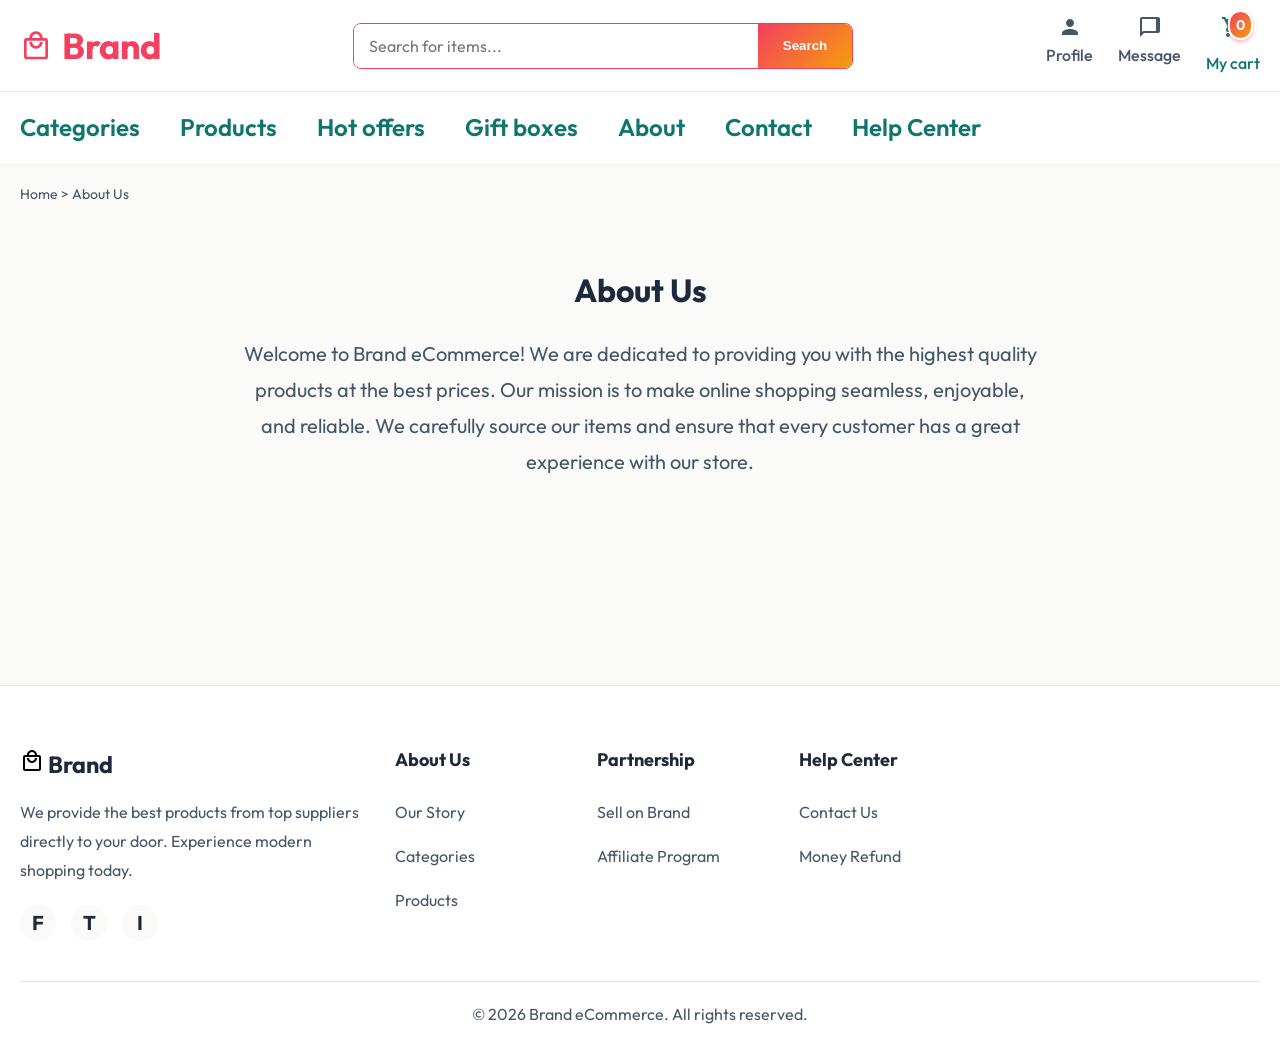
<file: html/about.html>
<!DOCTYPE html>
<html lang="en">
<head>
    <meta charset="UTF-8">
    <meta name="viewport" content="width=device-width, initial-scale=1.0">
    <title>Brand eCommerce - About Us</title>
    <link rel="stylesheet" href="../css/style.css">
    <link rel="stylesheet" href="../css/cart.css">
</head>
<body>

    <div class="header-wrapper">
        <header class="header">
            <div class="container">
                <div class="mobile-menu-toggle" id="mobileMenuBtn">☰</div>
                <a href="index.html" class="logo">
                    <svg width="32" height="32" viewBox="0 0 24 24">
                        <path d="M19 6h-2c0-2.76-2.24-5-5-5S7 3.24 7 6H5c-1.1 0-2 .9-2 2v12c0 1.1.9 2 2 2h14c1.1 0 2-.9 2-2V8c0-1.1-.9-2-2-2zm-7-3c1.66 0 3 1.34 3 3H9c0-1.66 1.34-3 3-3zm7 17H5V8h14v12zm-7-8c-1.66 0-3-1.34-3-3H7c0 2.76 2.24 5 5 5s5-2.24 5-5h-2c0 1.66-1.34 3-3 3z"/>
                    </svg>
                    Brand
                </a>
                <div class="search-bar">
                    <input type="text" id="searchInput" placeholder="Search for items...">
                    <button type="button" id="searchBtn">Search</button>
                </div>
                <div class="header-actions">
                    <a href="#" class="action-item">
                        <svg viewBox="0 0 24 24"><path d="M12 12c2.21 0 4-1.79 4-4s-1.79-4-4-4-4 1.79-4 4 1.79 4 4 4zm0 2c-2.67 0-8 1.34-8 4v2h16v-2c0-2.66-5.33-4-8-4z"/></svg>
                        <span>Profile</span>
                    </a>
                    <a href="#" class="action-item">
                        <svg viewBox="0 0 24 24"><path d="M20 2H4c-1.1 0-1.99.9-1.99 2L2 22l4-4h14c1.1 0 2-.9 2-2V4c0-1.1-.9-2-2-2zm-2 14H5.17L4 17.17V4h14v12z"/></svg>
                        <span>Message</span>
                    </a>
                    <a href="cart.html" class="action-item" style="color:var(--primary-color);">
                        <div style="position: relative;">
                            <svg viewBox="0 0 24 24" style="fill:var(--primary-color);"><path d="M7 18c-1.1 0-1.99.9-1.99 2S5.9 22 7 22s2-.9 2-2-.9-2-2-2zM1 2v2h2l3.6 7.59-1.35 2.45c-.16.28-.25.61-.25.96 0 1.1.9 2 2 2h12v-2H7.42c-.14 0-.25-.11-.25-.25l.03-.12.9-1.63h7.45c.75 0 1.41-.41 1.75-1.03l3.58-6.49c.08-.14.12-.31.12-.48 0-.55-.45-1-1-1H5.21l-.94-2H1zm16 16c-1.1 0-1.99.9-1.99 2s.89 2 1.99 2 2-.9 2-2-.9-2-2-2z"/></svg>
                            <span class="cart-badge">3</span>
                        </div>
                        <span>My cart</span>
                    </a>
                </div>
            </div>
        </header>

        <nav class="navbar" id="mainNav">
            <div class="container">
                <a href="categories.html" class="nav-link">Categories</a>
                <a href="products.html" class="nav-link">Products</a>
                <a href="products.html" class="nav-link">Hot offers</a>
                <a href="gift-boxes.html" class="nav-link">Gift boxes</a>
                <a href="about.html" class="nav-link">About</a>
                <a href="contact.html" class="nav-link">Contact</a>
                <a href="help.html" class="nav-link">Help Center</a>
            </div>
        </nav>
    </div>

    <!-- Main Content -->
    <main class="container">
        <!-- Breadcrumb -->
        <div style="padding: 20px 0; color: var(--text-light); font-size: 14px;">
            <a href="index.html">Home</a> > <span>About Us</span>
        </div>
        
        <div style="padding: 40px 0; min-height: 400px; text-align: center;">
            <h1 style="font-size: 32px; margin-bottom: 20px;">About Us</h1>
            <p style="color: var(--text-light); max-width: 800px; margin: 0 auto 30px; line-height: 1.8;">
                Welcome to Brand eCommerce! We are dedicated to providing you with the highest quality products at the best prices. Our mission is to make online shopping seamless, enjoyable, and reliable. We carefully source our items and ensure that every customer has a great experience with our store.
            </p>
        </div>
    </main>

    <!-- Footer -->
    <footer class="footer">
        <div class="container">
            <div class="footer-grid">
                <!-- Brand Col -->
                <div class="footer-brand">
                    <h3>
                        <svg width="24" height="24" viewBox="0 0 24 24">
                            <path d="M19 6h-2c0-2.76-2.24-5-5-5S7 3.24 7 6H5c-1.1 0-2 .9-2 2v12c0 1.1.9 2 2 2h14c1.1 0 2-.9 2-2V8c0-1.1-.9-2-2-2zm-7-3c1.66 0 3 1.34 3 3H9c0-1.66 1.34-3 3-3zm7 17H5V8h14v12zm-7-8c-1.66 0-3-1.34-3-3H7c0 2.76 2.24 5 5 5s5-2.24 5-5h-2c0 1.66-1.34 3-3 3z"/>
                        </svg>
                        Brand
                    </h3>
                    <p>We provide the best products from top suppliers directly to your door. Experience modern shopping today.</p>
                    <div class="social-icons">
                        <a href="#">F</a>
                        <a href="#">T</a>
                        <a href="#">I</a>
                    </div>
                </div>
                <!-- Links Col -->
                <div class="footer-col">
                    <h4>About Us</h4>
                    <ul>
                        <li><a href="#">Our Story</a></li>
                        <li><a href="categories.html">Categories</a></li>
                        <li><a href="products.html">Products</a></li>
                    </ul>
                </div>
                <div class="footer-col">
                    <h4>Partnership</h4>
                    <ul>
                        <li><a href="#">Sell on Brand</a></li>
                        <li><a href="#">Affiliate Program</a></li>
                    </ul>
                </div>
                <div class="footer-col">
                    <h4>Help Center</h4>
                    <ul>
                        <li><a href="#">Contact Us</a></li>
                        <li><a href="#">Money Refund</a></li>
                    </ul>
                </div>
            </div>
            <div class="footer-bottom">
                &copy; 2026 Brand eCommerce. All rights reserved.
            </div>
        </div>
    </footer>

    <script src="../js/main.js"></script>
</body>
</html>
</file>
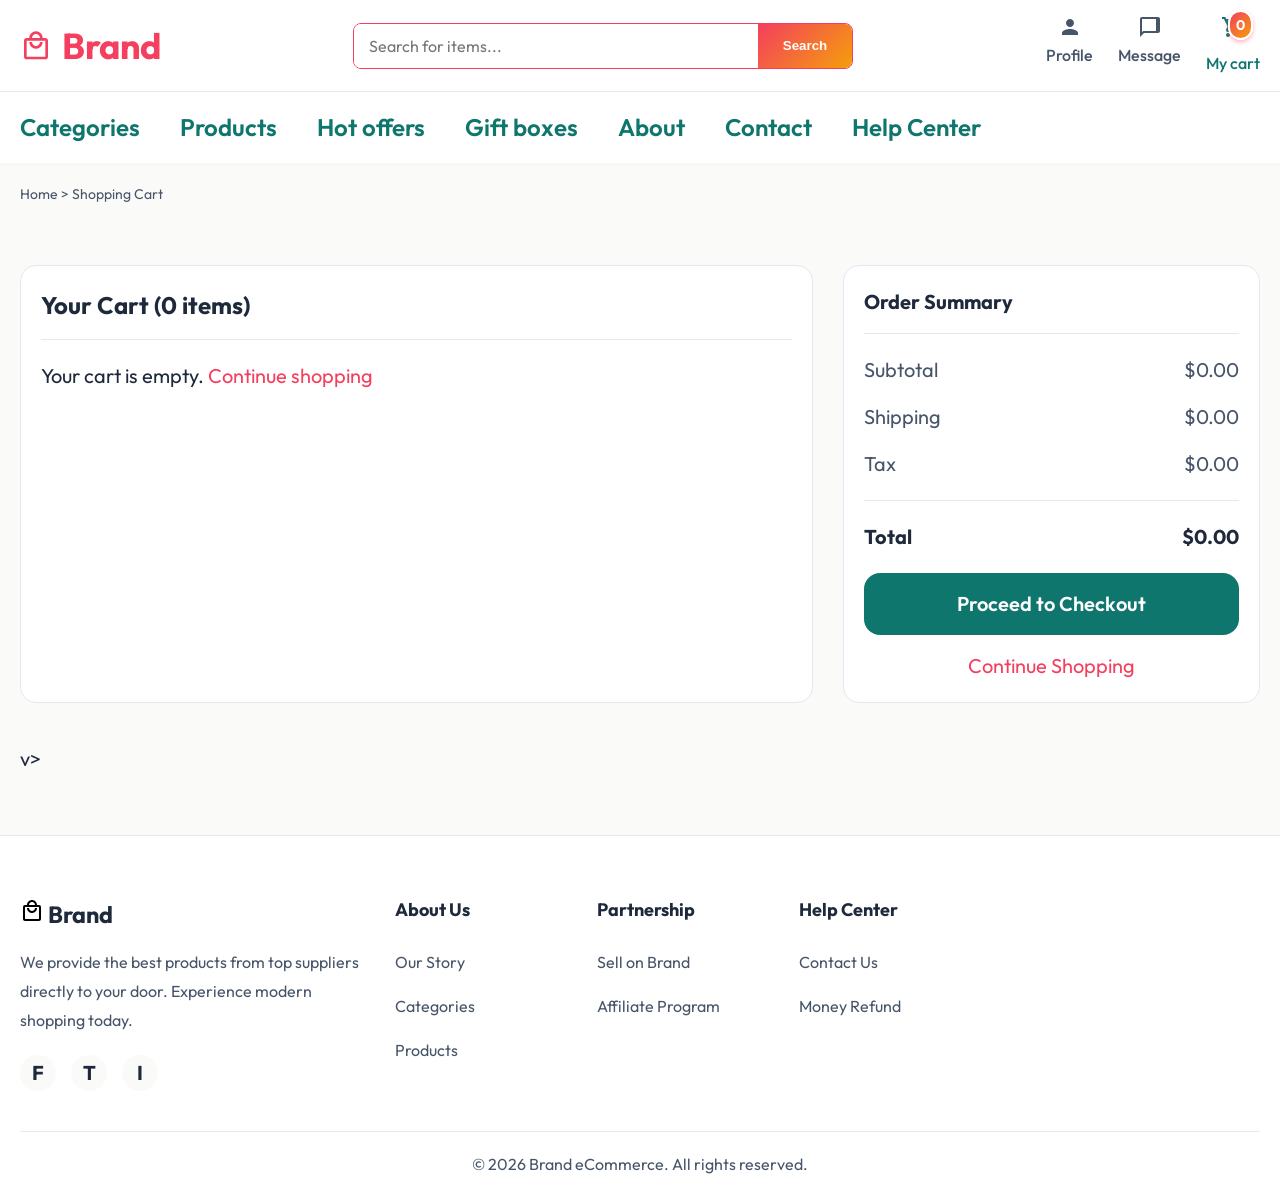
<file: html/cart.html>
<!DOCTYPE html>
<html lang="en">
<head>
    <meta charset="UTF-8">
    <meta name="viewport" content="width=device-width, initial-scale=1.0">
    <title>Brand eCommerce - Cart</title>
    <link rel="stylesheet" href="../css/style.css">
    <link rel="stylesheet" href="../css/cart.css">
</head>
<body>

    <div class="header-wrapper">
        <header class="header">
            <div class="container">
                <div class="mobile-menu-toggle" id="mobileMenuBtn">☰</div>
                <a href="index.html" class="logo">
                    <svg width="32" height="32" viewBox="0 0 24 24">
                        <path d="M19 6h-2c0-2.76-2.24-5-5-5S7 3.24 7 6H5c-1.1 0-2 .9-2 2v12c0 1.1.9 2 2 2h14c1.1 0 2-.9 2-2V8c0-1.1-.9-2-2-2zm-7-3c1.66 0 3 1.34 3 3H9c0-1.66 1.34-3 3-3zm7 17H5V8h14v12zm-7-8c-1.66 0-3-1.34-3-3H7c0 2.76 2.24 5 5 5s5-2.24 5-5h-2c0 1.66-1.34 3-3 3z"/>
                    </svg>
                    Brand
                </a>
                <div class="search-bar">
                    <input type="text" id="searchInput" placeholder="Search for items...">
                    <button type="button" id="searchBtn">Search</button>
                </div>
                <div class="header-actions">
                    <a href="#" class="action-item">
                        <svg viewBox="0 0 24 24"><path d="M12 12c2.21 0 4-1.79 4-4s-1.79-4-4-4-4 1.79-4 4 1.79 4 4 4zm0 2c-2.67 0-8 1.34-8 4v2h16v-2c0-2.66-5.33-4-8-4z"/></svg>
                        <span>Profile</span>
                    </a>
                    <a href="#" class="action-item">
                        <svg viewBox="0 0 24 24"><path d="M20 2H4c-1.1 0-1.99.9-1.99 2L2 22l4-4h14c1.1 0 2-.9 2-2V4c0-1.1-.9-2-2-2zm-2 14H5.17L4 17.17V4h14v12z"/></svg>
                        <span>Message</span>
                    </a>
                    <a href="cart.html" class="action-item" style="color:var(--primary-color);">
                        <div style="position: relative;">
                            <svg viewBox="0 0 24 24" style="fill:var(--primary-color);"><path d="M7 18c-1.1 0-1.99.9-1.99 2S5.9 22 7 22s2-.9 2-2-.9-2-2-2zM1 2v2h2l3.6 7.59-1.35 2.45c-.16.28-.25.61-.25.96 0 1.1.9 2 2 2h12v-2H7.42c-.14 0-.25-.11-.25-.25l.03-.12.9-1.63h7.45c.75 0 1.41-.41 1.75-1.03l3.58-6.49c.08-.14.12-.31.12-.48 0-.55-.45-1-1-1H5.21l-.94-2H1zm16 16c-1.1 0-1.99.9-1.99 2s.89 2 1.99 2 2-.9 2-2-.9-2-2-2z"/></svg>
                            <span class="cart-badge">3</span>
                        </div>
                        <span>My cart</span>
                    </a>
                </div>
            </div>
        </header>

        <nav class="navbar" id="mainNav">
            <div class="container">
                <a href="categories.html" class="nav-link">Categories</a>
                <a href="products.html" class="nav-link">Products</a>
                <a href="products.html" class="nav-link">Hot offers</a>
                <a href="products.html" class="nav-link">Gift boxes</a>
                <a href="#" class="nav-link">About</a>
                <a href="#" class="nav-link">Contact</a>
                <a href="#" class="nav-link">Help Center</a>
            </div>
        </nav>
    </div>

    <!-- Main Content -->
    <main class="container">
        <!-- Breadcrumb -->
        <div style="padding: 20px 0; color: var(--text-light); font-size: 14px;">
            <a href="index.html">Home</a> > <span>Shopping Cart</span>
        </div>        <div class="cart-page">
            <div class="cart-items">
                <h2 class="cart-title" id="cartCountTitle">Your Cart (0 items)</h2>
                <div id="cartItemsList">
                    <!-- Cart items rendered here via JS -->
                </div>
            </div>

            <div class="cart-summary">
                <h2 class="cart-title" style="font-size:20px;">Order Summary</h2>
                <div class="summary-line">
                    <span>Subtotal</span>
                    <span id="subtotalPrice">$0.00</span>
                </div>
                <div class="summary-line">
                    <span>Shipping</span>
                    <span id="shippingPrice">$0.00</span>
                </div>
                <div class="summary-line">
                    <span>Tax</span>
                    <span id="taxPrice">$0.00</span>
                </div>
                <div class="summary-total">
                    <span>Total</span>
                    <span id="totalPrice">$0.00</span>
                </div>
                <a href="checkout.html" class="checkout-btn">Proceed to Checkout</a>
                <a href="products.html" style="display:block; text-align:center; margin-top:15px; color:var(--accent-color);">Continue Shopping</a>
            </div>
        </div>v>
    </main>

    <!-- Footer -->
    <footer class="footer">
        <div class="container">
            <div class="footer-grid">
                <!-- Brand Col -->
                <div class="footer-brand">
                    <h3>
                        <svg width="24" height="24" viewBox="0 0 24 24">
                            <path d="M19 6h-2c0-2.76-2.24-5-5-5S7 3.24 7 6H5c-1.1 0-2 .9-2 2v12c0 1.1.9 2 2 2h14c1.1 0 2-.9 2-2V8c0-1.1-.9-2-2-2zm-7-3c1.66 0 3 1.34 3 3H9c0-1.66 1.34-3 3-3zm7 17H5V8h14v12zm-7-8c-1.66 0-3-1.34-3-3H7c0 2.76 2.24 5 5 5s5-2.24 5-5h-2c0 1.66-1.34 3-3 3z"/>
                        </svg>
                        Brand
                    </h3>
                    <p>We provide the best products from top suppliers directly to your door. Experience modern shopping today.</p>
                    <div class="social-icons">
                        <a href="#">F</a>
                        <a href="#">T</a>
                        <a href="#">I</a>
                    </div>
                </div>
                <!-- Links Col -->
                <div class="footer-col">
                    <h4>About Us</h4>
                    <ul>
                        <li><a href="#">Our Story</a></li>
                        <li><a href="categories.html">Categories</a></li>
                        <li><a href="products.html">Products</a></li>
                    </ul>
                </div>
                <div class="footer-col">
                    <h4>Partnership</h4>
                    <ul>
                        <li><a href="#">Sell on Brand</a></li>
                        <li><a href="#">Affiliate Program</a></li>
                    </ul>
                </div>
                <div class="footer-col">
                    <h4>Help Center</h4>
                    <ul>
                        <li><a href="#">Contact Us</a></li>
                        <li><a href="#">Money Refund</a></li>
                    </ul>
                </div>
            </div>
            <div class="footer-bottom">
                &copy; 2026 Brand eCommerce. All rights reserved.
            </div>
        </div>
    </footer>

    <script src="../js/main.js"></script>
</body>
</html>
</file>
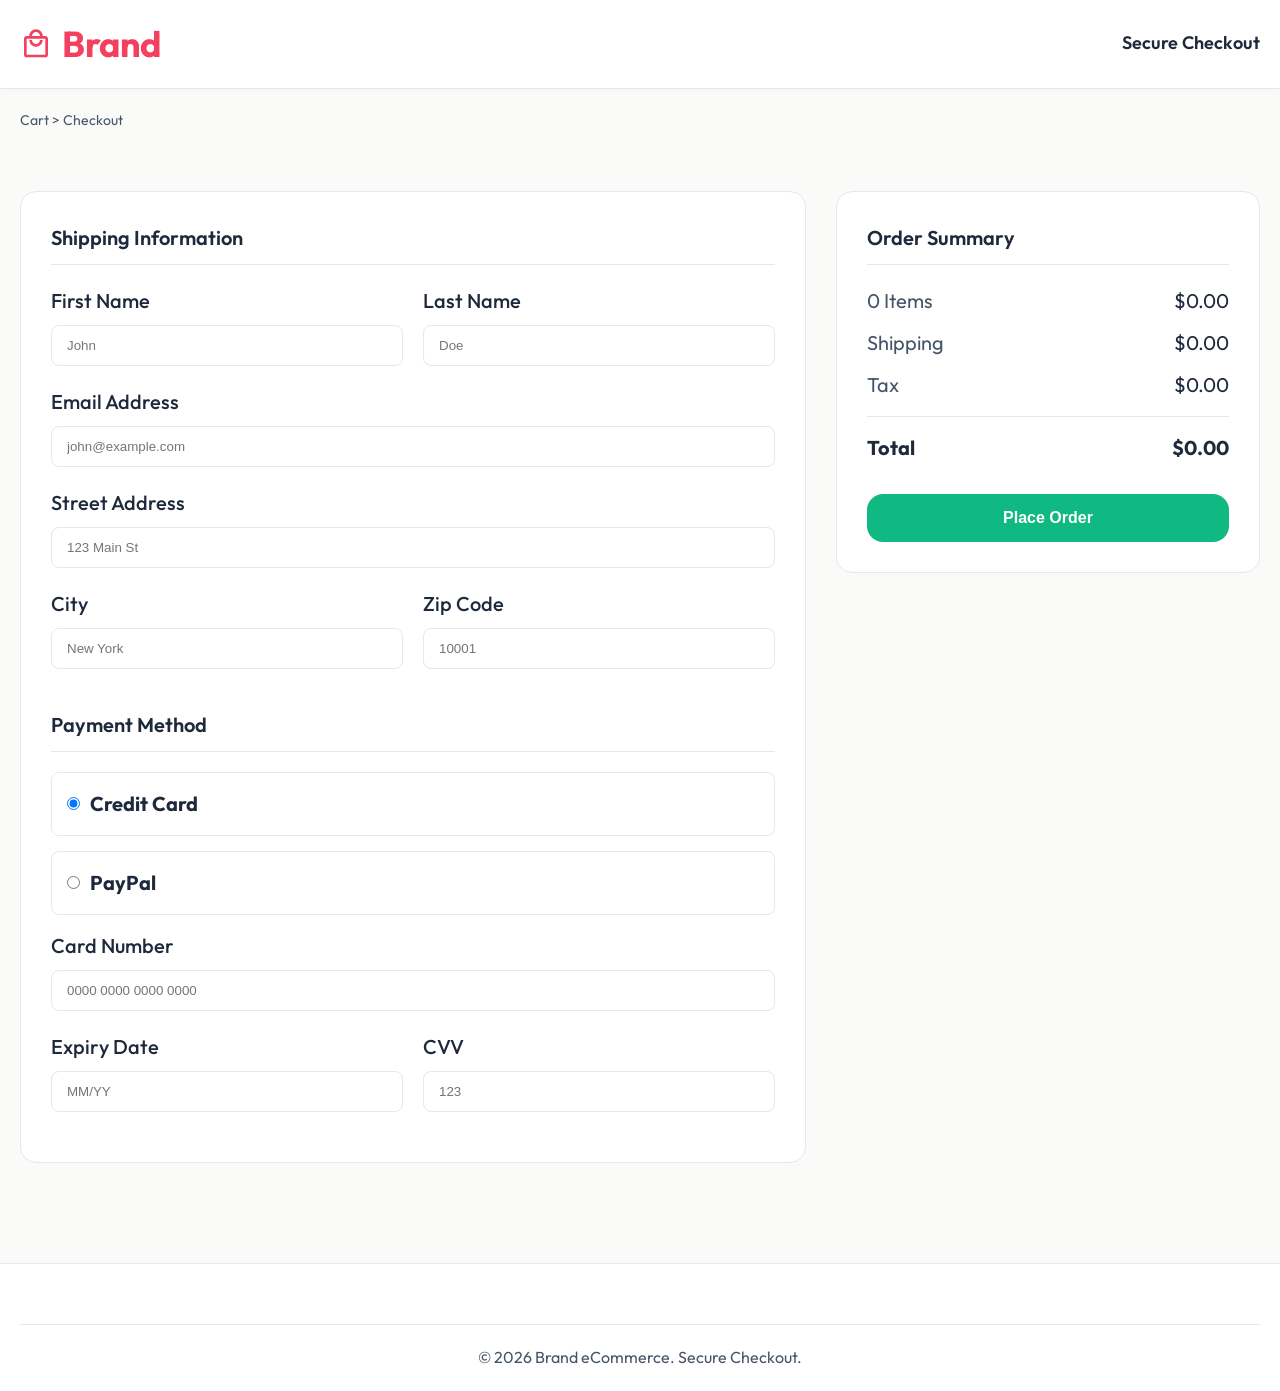
<file: html/checkout.html>
<!DOCTYPE html>
<html lang="en">
<head>
    <meta charset="UTF-8">
    <meta name="viewport" content="width=device-width, initial-scale=1.0">
    <title>Brand eCommerce - Checkout</title>
    <link rel="stylesheet" href="../css/style.css">
    <link rel="stylesheet" href="../css/checkout.css">
</head>
<body>

    <div class="header-wrapper">
        <header class="header">
            <div class="container">
                <a href="index.html" class="logo">
                    <svg width="32" height="32" viewBox="0 0 24 24">
                        <path d="M19 6h-2c0-2.76-2.24-5-5-5S7 3.24 7 6H5c-1.1 0-2 .9-2 2v12c0 1.1.9 2 2 2h14c1.1 0 2-.9 2-2V8c0-1.1-.9-2-2-2zm-7-3c1.66 0 3 1.34 3 3H9c0-1.66 1.34-3 3-3zm7 17H5V8h14v12zm-7-8c-1.66 0-3-1.34-3-3H7c0 2.76 2.24 5 5 5s5-2.24 5-5h-2c0 1.66-1.34 3-3 3z"/>
                    </svg>
                    Brand
                </a>
                <div style="font-weight:600; font-size:18px;">Secure Checkout</div>
            </div>
        </header>
    </div>

    <!-- Main Content -->
    <main class="container">
        <!-- Breadcrumb -->
        <div style="padding: 20px 0; color: var(--text-light); font-size: 14px;">
            <a href="cart.html">Cart</a> > <span>Checkout</span>
        </div>

        <form class="checkout-page" action="success.html" method="GET">
            <div class="checkout-form">
                <h2 class="section-title">Shipping Information</h2>
                <div class="form-row">
                    <div class="form-group">
                        <label>First Name</label>
                        <input type="text" required placeholder="John">
                    </div>
                    <div class="form-group">
                        <label>Last Name</label>
                        <input type="text" required placeholder="Doe">
                    </div>
                </div>
                <div class="form-group">
                    <label>Email Address</label>
                    <input type="email" required placeholder="john@example.com">
                </div>
                <div class="form-group">
                    <label>Street Address</label>
                    <input type="text" required placeholder="123 Main St">
                </div>
                <div class="form-row">
                    <div class="form-group">
                        <label>City</label>
                        <input type="text" required placeholder="New York">
                    </div>
                    <div class="form-group">
                        <label>Zip Code</label>
                        <input type="text" required placeholder="10001">
                    </div>
                </div>

                <h2 class="section-title" style="margin-top:20px;">Payment Method</h2>
                <label class="payment-method">
                    <input type="radio" name="payment" checked>
                    <strong>Credit Card</strong>
                </label>
                <label class="payment-method">
                    <input type="radio" name="payment">
                    <strong>PayPal</strong>
                </label>
                <div class="form-group">
                    <label>Card Number</label>
                    <input type="text" required placeholder="0000 0000 0000 0000">
                </div>
                <div class="form-row">
                    <div class="form-group">
                        <label>Expiry Date</label>
                        <input type="text" required placeholder="MM/YY">
                    </div>
                    <div class="form-group">
                        <label>CVV</label>
                        <input type="text" required placeholder="123">
                    </div>
                </div>
            </div>

            <div class="checkout-summary" id="checkoutSummaryBox">
                <h2 class="section-title">Order Summary</h2>
                <div style="margin-bottom:15px;">
                    <div style="display:flex; justify-content:space-between; margin-bottom:10px;">
                        <span style="color:var(--text-light)">0 Items</span>
                        <span>$0.00</span>
                    </div>
                </div>
                <button type="submit" class="place-order-btn">Place Order</button>
            </div>
        </form>
    </main>

    <!-- Footer -->
    <footer class="footer">
        <div class="container">
            <div class="footer-bottom">
                &copy; 2026 Brand eCommerce. Secure Checkout.
            </div>
        </div>
    </footer>

    <script src="../js/main.js"></script>
</body>
</html>
</file>
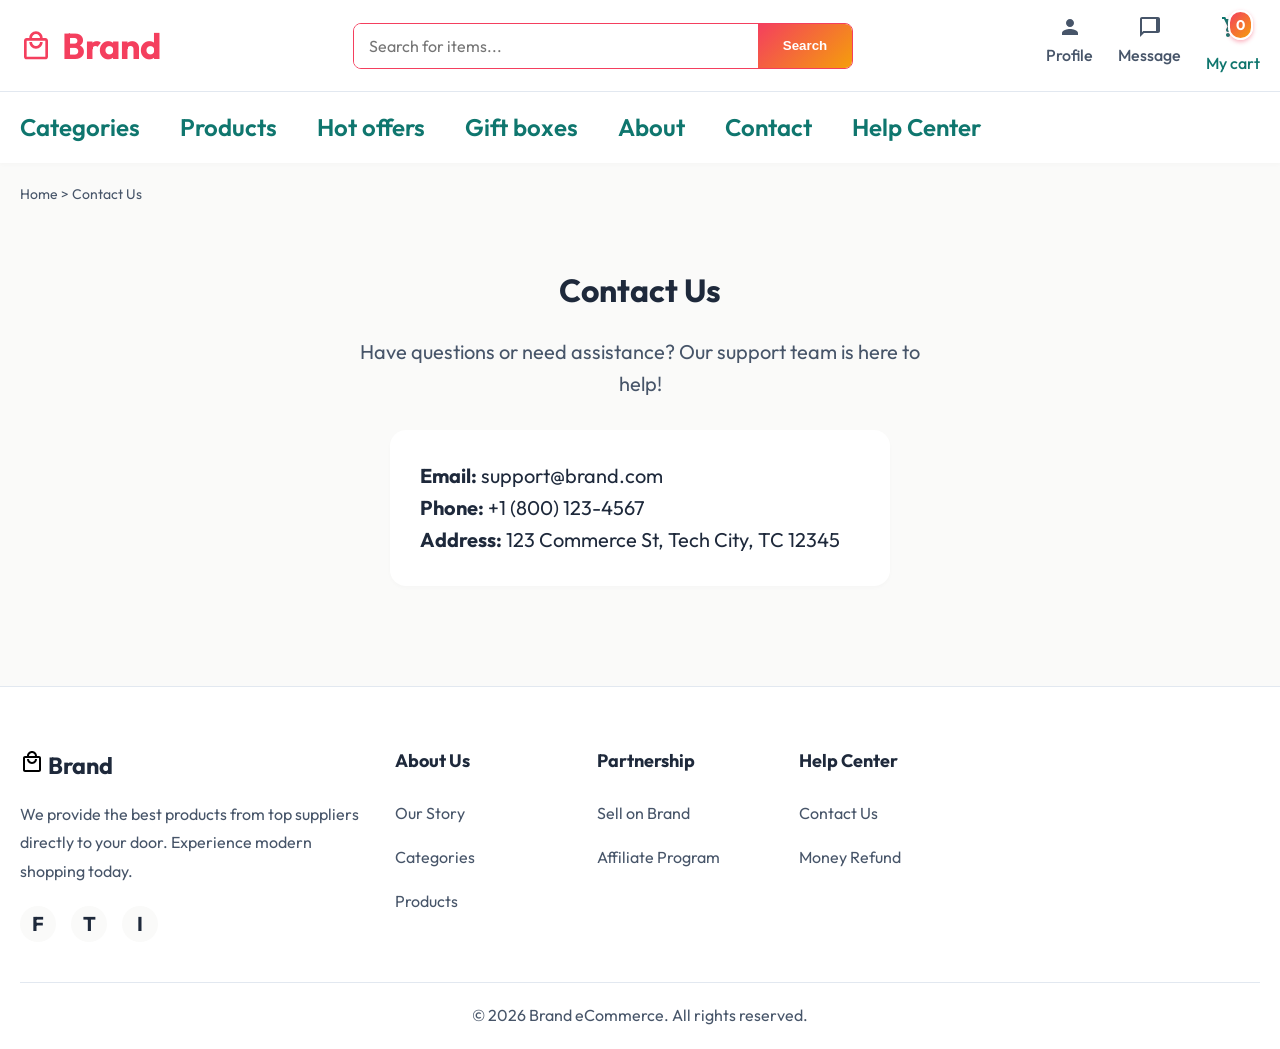
<file: html/contact.html>
<!DOCTYPE html>
<html lang="en">
<head>
    <meta charset="UTF-8">
    <meta name="viewport" content="width=device-width, initial-scale=1.0">
    <title>Brand eCommerce - Contact Us</title>
    <link rel="stylesheet" href="../css/style.css">
    <link rel="stylesheet" href="../css/cart.css">
</head>
<body>

    <div class="header-wrapper">
        <header class="header">
            <div class="container">
                <div class="mobile-menu-toggle" id="mobileMenuBtn">☰</div>
                <a href="index.html" class="logo">
                    <svg width="32" height="32" viewBox="0 0 24 24">
                        <path d="M19 6h-2c0-2.76-2.24-5-5-5S7 3.24 7 6H5c-1.1 0-2 .9-2 2v12c0 1.1.9 2 2 2h14c1.1 0 2-.9 2-2V8c0-1.1-.9-2-2-2zm-7-3c1.66 0 3 1.34 3 3H9c0-1.66 1.34-3 3-3zm7 17H5V8h14v12zm-7-8c-1.66 0-3-1.34-3-3H7c0 2.76 2.24 5 5 5s5-2.24 5-5h-2c0 1.66-1.34 3-3 3z"/>
                    </svg>
                    Brand
                </a>
                <div class="search-bar">
                    <input type="text" id="searchInput" placeholder="Search for items...">
                    <button type="button" id="searchBtn">Search</button>
                </div>
                <div class="header-actions">
                    <a href="#" class="action-item">
                        <svg viewBox="0 0 24 24"><path d="M12 12c2.21 0 4-1.79 4-4s-1.79-4-4-4-4 1.79-4 4 1.79 4 4 4zm0 2c-2.67 0-8 1.34-8 4v2h16v-2c0-2.66-5.33-4-8-4z"/></svg>
                        <span>Profile</span>
                    </a>
                    <a href="#" class="action-item">
                        <svg viewBox="0 0 24 24"><path d="M20 2H4c-1.1 0-1.99.9-1.99 2L2 22l4-4h14c1.1 0 2-.9 2-2V4c0-1.1-.9-2-2-2zm-2 14H5.17L4 17.17V4h14v12z"/></svg>
                        <span>Message</span>
                    </a>
                    <a href="cart.html" class="action-item" style="color:var(--primary-color);">
                        <div style="position: relative;">
                            <svg viewBox="0 0 24 24" style="fill:var(--primary-color);"><path d="M7 18c-1.1 0-1.99.9-1.99 2S5.9 22 7 22s2-.9 2-2-.9-2-2-2zM1 2v2h2l3.6 7.59-1.35 2.45c-.16.28-.25.61-.25.96 0 1.1.9 2 2 2h12v-2H7.42c-.14 0-.25-.11-.25-.25l.03-.12.9-1.63h7.45c.75 0 1.41-.41 1.75-1.03l3.58-6.49c.08-.14.12-.31.12-.48 0-.55-.45-1-1-1H5.21l-.94-2H1zm16 16c-1.1 0-1.99.9-1.99 2s.89 2 1.99 2 2-.9 2-2-.9-2-2-2z"/></svg>
                            <span class="cart-badge">3</span>
                        </div>
                        <span>My cart</span>
                    </a>
                </div>
            </div>
        </header>

        <nav class="navbar" id="mainNav">
            <div class="container">
                <a href="categories.html" class="nav-link">Categories</a>
                <a href="products.html" class="nav-link">Products</a>
                <a href="products.html" class="nav-link">Hot offers</a>
                <a href="gift-boxes.html" class="nav-link">Gift boxes</a>
                <a href="about.html" class="nav-link">About</a>
                <a href="contact.html" class="nav-link">Contact</a>
                <a href="help.html" class="nav-link">Help Center</a>
            </div>
        </nav>
    </div>

    <!-- Main Content -->
    <main class="container">
        <!-- Breadcrumb -->
        <div style="padding: 20px 0; color: var(--text-light); font-size: 14px;">
            <a href="index.html">Home</a> > <span>Contact Us</span>
        </div>
        
        <div style="padding: 40px 0; min-height: 400px; text-align: center;">
            <h1 style="font-size: 32px; margin-bottom: 20px;">Contact Us</h1>
            <p style="color: var(--text-light); max-width: 600px; margin: 0 auto 30px;">
                Have questions or need assistance? Our support team is here to help!
            </p>
            <div style="background: white; padding: 30px; border-radius: var(--radius-md); box-shadow: var(--shadow-sm); max-width: 500px; margin: 0 auto; text-align: left;">
                <p><strong>Email:</strong> support@brand.com</p>
                <p><strong>Phone:</strong> +1 (800) 123-4567</p>
                <p><strong>Address:</strong> 123 Commerce St, Tech City, TC 12345</p>
            </div>
        </div>
    </main>

    <!-- Footer -->
    <footer class="footer">
        <div class="container">
            <div class="footer-grid">
                <!-- Brand Col -->
                <div class="footer-brand">
                    <h3>
                        <svg width="24" height="24" viewBox="0 0 24 24">
                            <path d="M19 6h-2c0-2.76-2.24-5-5-5S7 3.24 7 6H5c-1.1 0-2 .9-2 2v12c0 1.1.9 2 2 2h14c1.1 0 2-.9 2-2V8c0-1.1-.9-2-2-2zm-7-3c1.66 0 3 1.34 3 3H9c0-1.66 1.34-3 3-3zm7 17H5V8h14v12zm-7-8c-1.66 0-3-1.34-3-3H7c0 2.76 2.24 5 5 5s5-2.24 5-5h-2c0 1.66-1.34 3-3 3z"/>
                        </svg>
                        Brand
                    </h3>
                    <p>We provide the best products from top suppliers directly to your door. Experience modern shopping today.</p>
                    <div class="social-icons">
                        <a href="#">F</a>
                        <a href="#">T</a>
                        <a href="#">I</a>
                    </div>
                </div>
                <!-- Links Col -->
                <div class="footer-col">
                    <h4>About Us</h4>
                    <ul>
                        <li><a href="#">Our Story</a></li>
                        <li><a href="categories.html">Categories</a></li>
                        <li><a href="products.html">Products</a></li>
                    </ul>
                </div>
                <div class="footer-col">
                    <h4>Partnership</h4>
                    <ul>
                        <li><a href="#">Sell on Brand</a></li>
                        <li><a href="#">Affiliate Program</a></li>
                    </ul>
                </div>
                <div class="footer-col">
                    <h4>Help Center</h4>
                    <ul>
                        <li><a href="#">Contact Us</a></li>
                        <li><a href="#">Money Refund</a></li>
                    </ul>
                </div>
            </div>
            <div class="footer-bottom">
                &copy; 2026 Brand eCommerce. All rights reserved.
            </div>
        </div>
    </footer>

    <script src="../js/main.js"></script>
</body>
</html>
</file>
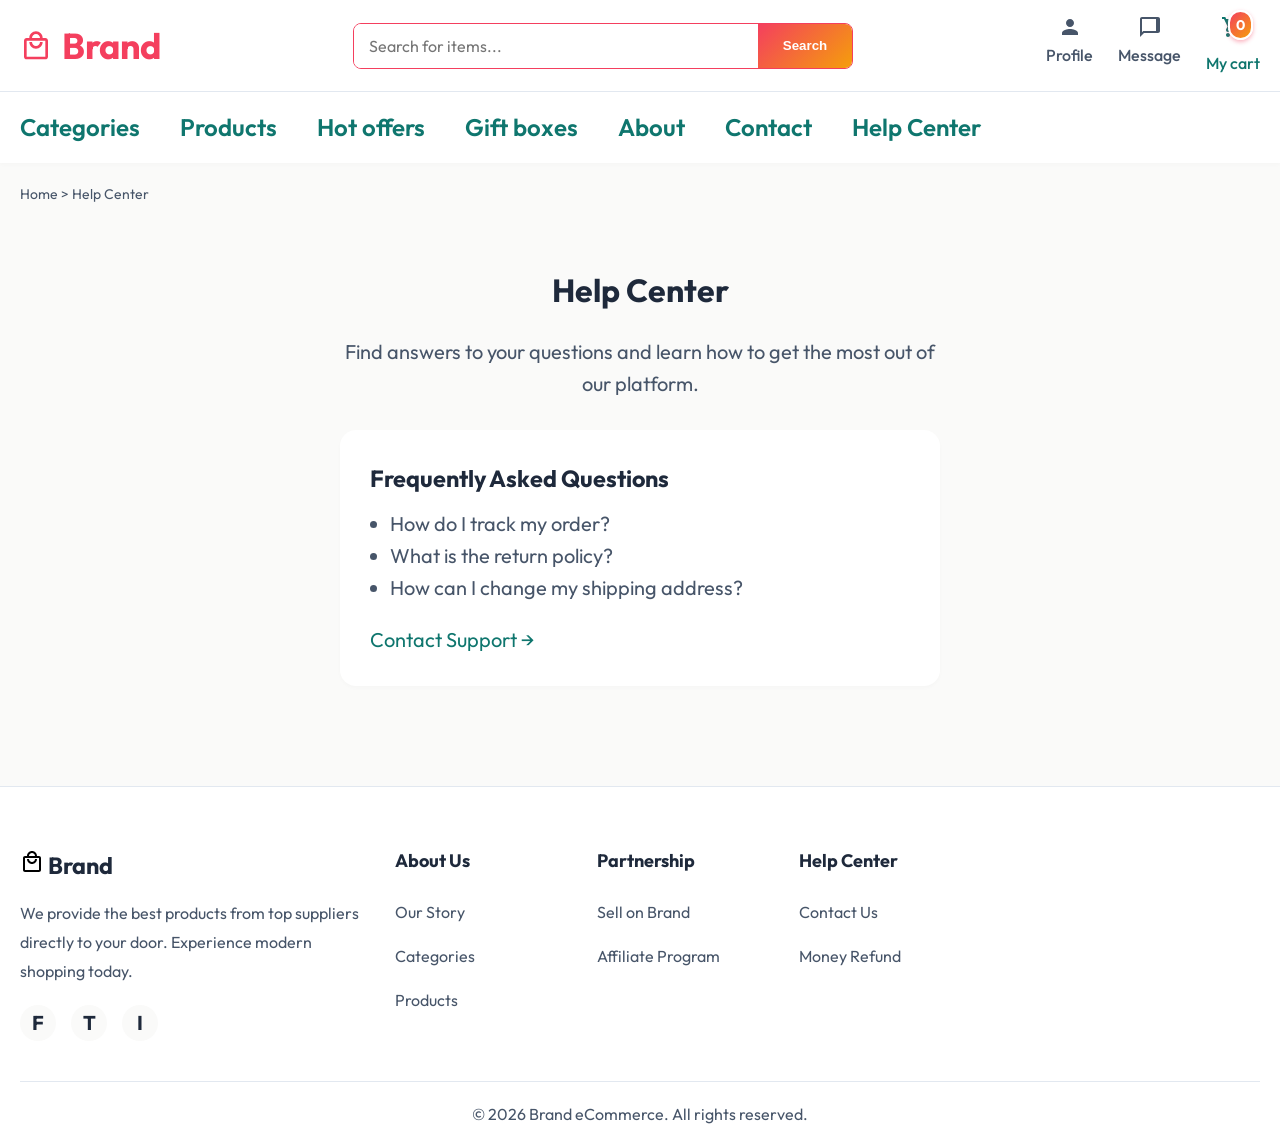
<file: html/help.html>
<!DOCTYPE html>
<html lang="en">
<head>
    <meta charset="UTF-8">
    <meta name="viewport" content="width=device-width, initial-scale=1.0">
    <title>Brand eCommerce - Help Center</title>
    <link rel="stylesheet" href="../css/style.css">
    <link rel="stylesheet" href="../css/cart.css">
</head>
<body>

    <div class="header-wrapper">
        <header class="header">
            <div class="container">
                <div class="mobile-menu-toggle" id="mobileMenuBtn">☰</div>
                <a href="index.html" class="logo">
                    <svg width="32" height="32" viewBox="0 0 24 24">
                        <path d="M19 6h-2c0-2.76-2.24-5-5-5S7 3.24 7 6H5c-1.1 0-2 .9-2 2v12c0 1.1.9 2 2 2h14c1.1 0 2-.9 2-2V8c0-1.1-.9-2-2-2zm-7-3c1.66 0 3 1.34 3 3H9c0-1.66 1.34-3 3-3zm7 17H5V8h14v12zm-7-8c-1.66 0-3-1.34-3-3H7c0 2.76 2.24 5 5 5s5-2.24 5-5h-2c0 1.66-1.34 3-3 3z"/>
                    </svg>
                    Brand
                </a>
                <div class="search-bar">
                    <input type="text" id="searchInput" placeholder="Search for items...">
                    <button type="button" id="searchBtn">Search</button>
                </div>
                <div class="header-actions">
                    <a href="#" class="action-item">
                        <svg viewBox="0 0 24 24"><path d="M12 12c2.21 0 4-1.79 4-4s-1.79-4-4-4-4 1.79-4 4 1.79 4 4 4zm0 2c-2.67 0-8 1.34-8 4v2h16v-2c0-2.66-5.33-4-8-4z"/></svg>
                        <span>Profile</span>
                    </a>
                    <a href="#" class="action-item">
                        <svg viewBox="0 0 24 24"><path d="M20 2H4c-1.1 0-1.99.9-1.99 2L2 22l4-4h14c1.1 0 2-.9 2-2V4c0-1.1-.9-2-2-2zm-2 14H5.17L4 17.17V4h14v12z"/></svg>
                        <span>Message</span>
                    </a>
                    <a href="cart.html" class="action-item" style="color:var(--primary-color);">
                        <div style="position: relative;">
                            <svg viewBox="0 0 24 24" style="fill:var(--primary-color);"><path d="M7 18c-1.1 0-1.99.9-1.99 2S5.9 22 7 22s2-.9 2-2-.9-2-2-2zM1 2v2h2l3.6 7.59-1.35 2.45c-.16.28-.25.61-.25.96 0 1.1.9 2 2 2h12v-2H7.42c-.14 0-.25-.11-.25-.25l.03-.12.9-1.63h7.45c.75 0 1.41-.41 1.75-1.03l3.58-6.49c.08-.14.12-.31.12-.48 0-.55-.45-1-1-1H5.21l-.94-2H1zm16 16c-1.1 0-1.99.9-1.99 2s.89 2 1.99 2 2-.9 2-2-.9-2-2-2z"/></svg>
                            <span class="cart-badge">3</span>
                        </div>
                        <span>My cart</span>
                    </a>
                </div>
            </div>
        </header>

        <nav class="navbar" id="mainNav">
            <div class="container">
                <a href="categories.html" class="nav-link">Categories</a>
                <a href="products.html" class="nav-link">Products</a>
                <a href="products.html" class="nav-link">Hot offers</a>
                <a href="gift-boxes.html" class="nav-link">Gift boxes</a>
                <a href="about.html" class="nav-link">About</a>
                <a href="contact.html" class="nav-link">Contact</a>
                <a href="help.html" class="nav-link">Help Center</a>
            </div>
        </nav>
    </div>

    <!-- Main Content -->
    <main class="container">
        <!-- Breadcrumb -->
        <div style="padding: 20px 0; color: var(--text-light); font-size: 14px;">
            <a href="index.html">Home</a> > <span>Help Center</span>
        </div>
        
        <div style="padding: 40px 0; min-height: 400px; text-align: center;">
            <h1 style="font-size: 32px; margin-bottom: 20px;">Help Center</h1>
            <p style="color: var(--text-light); max-width: 600px; margin: 0 auto 30px;">
                Find answers to your questions and learn how to get the most out of our platform.
            </p>
            <div style="background: white; padding: 30px; border-radius: var(--radius-md); box-shadow: var(--shadow-sm); max-width: 600px; margin: 0 auto; text-align: left;">
                <h3 style="margin-bottom: 10px;">Frequently Asked Questions</h3>
                <ul style="list-style-type: disc; margin-left: 20px; color: var(--text-light);">
                    <li>How do I track my order?</li>
                    <li>What is the return policy?</li>
                    <li>How can I change my shipping address?</li>
                </ul>
                <p style="margin-top: 20px;"><a href="contact.html" style="color: var(--primary-color);">Contact Support &rarr;</a></p>
            </div>
        </div>
    </main>

    <!-- Footer -->
    <footer class="footer">
        <div class="container">
            <div class="footer-grid">
                <!-- Brand Col -->
                <div class="footer-brand">
                    <h3>
                        <svg width="24" height="24" viewBox="0 0 24 24">
                            <path d="M19 6h-2c0-2.76-2.24-5-5-5S7 3.24 7 6H5c-1.1 0-2 .9-2 2v12c0 1.1.9 2 2 2h14c1.1 0 2-.9 2-2V8c0-1.1-.9-2-2-2zm-7-3c1.66 0 3 1.34 3 3H9c0-1.66 1.34-3 3-3zm7 17H5V8h14v12zm-7-8c-1.66 0-3-1.34-3-3H7c0 2.76 2.24 5 5 5s5-2.24 5-5h-2c0 1.66-1.34 3-3 3z"/>
                        </svg>
                        Brand
                    </h3>
                    <p>We provide the best products from top suppliers directly to your door. Experience modern shopping today.</p>
                    <div class="social-icons">
                        <a href="#">F</a>
                        <a href="#">T</a>
                        <a href="#">I</a>
                    </div>
                </div>
                <!-- Links Col -->
                <div class="footer-col">
                    <h4>About Us</h4>
                    <ul>
                        <li><a href="#">Our Story</a></li>
                        <li><a href="categories.html">Categories</a></li>
                        <li><a href="products.html">Products</a></li>
                    </ul>
                </div>
                <div class="footer-col">
                    <h4>Partnership</h4>
                    <ul>
                        <li><a href="#">Sell on Brand</a></li>
                        <li><a href="#">Affiliate Program</a></li>
                    </ul>
                </div>
                <div class="footer-col">
                    <h4>Help Center</h4>
                    <ul>
                        <li><a href="#">Contact Us</a></li>
                        <li><a href="#">Money Refund</a></li>
                    </ul>
                </div>
            </div>
            <div class="footer-bottom">
                &copy; 2026 Brand eCommerce. All rights reserved.
            </div>
        </div>
    </footer>

    <script src="../js/main.js"></script>
</body>
</html>
</file>
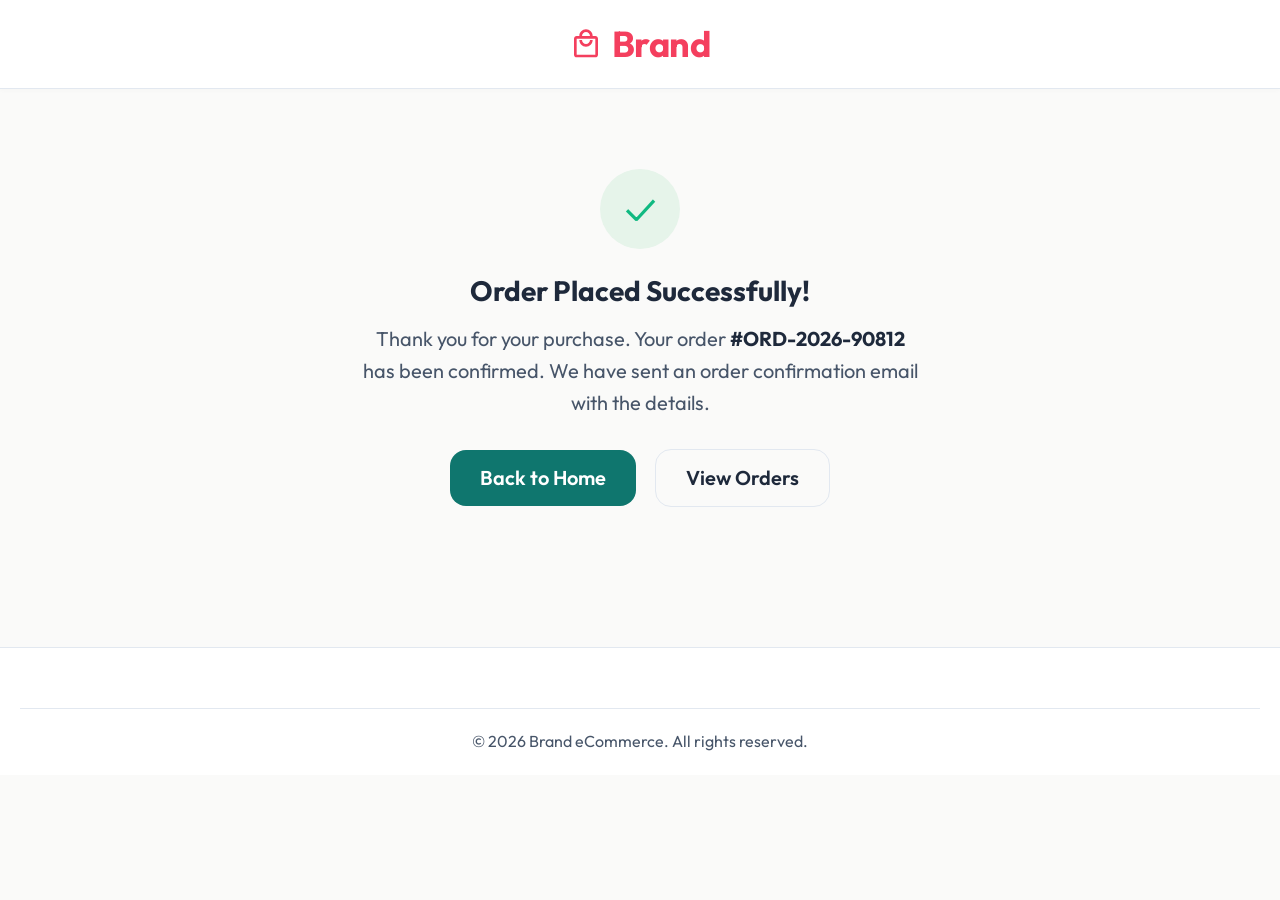
<file: html/success.html>
<!DOCTYPE html>
<html lang="en">
<head>
    <meta charset="UTF-8">
    <meta name="viewport" content="width=device-width, initial-scale=1.0">
    <title>Brand eCommerce - Order Success</title>
    <link rel="stylesheet" href="../css/style.css">
    <style>
        .success-page {
            padding: 80px 20px;
            text-align: center;
            max-width: 600px;
            margin: 0 auto;
        }
        .success-icon {
            width: 80px;
            height: 80px;
            background-color: #e6f4ea;
            color: var(--success);
            border-radius: 50%;
            display: flex;
            align-items: center;
            justify-content: center;
            font-size: 40px;
            margin: 0 auto 20px auto;
        }
        .success-title {
            font-size: 28px;
            margin-bottom: 10px;
            color: var(--text-dark);
        }
        .success-desc {
            color: var(--text-light);
            margin-bottom: 30px;
            line-height: 1.6;
        }
        .order-number {
            font-weight: 700;
            color: var(--text-dark);
        }
        .success-actions a {
            display: inline-block;
            padding: 12px 30px;
            border-radius: var(--radius-md);
            font-weight: 600;
            text-decoration: none;
            transition: all var(--transition-speed);
        }
        .btn-home {
            background-color: var(--primary-color);
            color: var(--white);
            margin-right: 15px;
        }
        .btn-home:hover {
            background-color: var(--primary-hover);
        }
        .btn-orders {
            background-color: var(--bg-light);
            color: var(--text-dark);
            border: 1px solid var(--border-color);
        }
        .btn-orders:hover {
            background-color: var(--border-color);
        }
    </style>
</head>
<body>

    <div class="header-wrapper">
        <header class="header">
            <div class="container" style="justify-content:center;">
                <a href="index.html" class="logo">
                    <svg width="32" height="32" viewBox="0 0 24 24">
                        <path d="M19 6h-2c0-2.76-2.24-5-5-5S7 3.24 7 6H5c-1.1 0-2 .9-2 2v12c0 1.1.9 2 2 2h14c1.1 0 2-.9 2-2V8c0-1.1-.9-2-2-2zm-7-3c1.66 0 3 1.34 3 3H9c0-1.66 1.34-3 3-3zm7 17H5V8h14v12zm-7-8c-1.66 0-3-1.34-3-3H7c0 2.76 2.24 5 5 5s5-2.24 5-5h-2c0 1.66-1.34 3-3 3z"/>
                    </svg>
                    Brand
                </a>
            </div>
        </header>
    </div>

    <!-- Main Content -->
    <main class="container">
        <div class="success-page">
            <div class="success-icon">✓</div>
            <h1 class="success-title">Order Placed Successfully!</h1>
            <p class="success-desc">
                Thank you for your purchase. Your order <span class="order-number">#ORD-2026-90812</span> has been confirmed. 
                We have sent an order confirmation email with the details.
            </p>
            <div class="success-actions">
                <a href="index.html" class="btn-home">Back to Home</a>
                <a href="#" class="btn-orders">View Orders</a>
            </div>
        </div>
    </main>

    <!-- Footer -->
    <footer class="footer">
        <div class="container">
            <div class="footer-bottom">
                &copy; 2026 Brand eCommerce. All rights reserved.
            </div>
        </div>
    </footer>

</body>
</html>
</file>
<file: css/style.css>
/* =========================================
   GLOBAL CSS & VARIABLES (Professional UI)
   ========================================= */

@import url('https://fonts.googleapis.com/css2?family=Outfit:wght@300;400;500;600;700;800&family=Inter:wght@300;400;500;600;700&display=swap');

:root {
  /* Refined Premium Colourful Palette */
  --primary-color: #0F766E;       /* Vibrant Teal */
  --primary-hover: #115E59;
  --accent-color: #F43F5E;        /* Bright Rose/Coral */
  --accent-hover: #E11D48;
  --accent-gradient: linear-gradient(135deg, #F43F5E 0%, #F59E0B 100%); /* Rose to Amber */
  --text-dark: #1E293B;
  --text-light: #475569;
  --bg-main: #FAFAF9;             /* Warm off-white */
  --white: #FFFFFF;
  --border-color: #E2E8F0;
  --danger: #EF4444;
  --success: #10B981;
  --warning: #F59E0B;

  /* Typography - using Outfit for a modern, geometric look */
  --font-family: 'Outfit', 'Inter', sans-serif;
  
  /* Layout & Spacing */
  --container-width: 1280px; /* Slightly wider for modern displays */
  --radius-sm: 8px;
  --radius-md: 16px;
  --radius-lg: 24px;
  --radius-full: 9999px;

  /* Premium Shadows with Colorful Hues */
  --shadow-sm: 0 2px 4px rgba(0,0,0,0.02);
  --shadow-md: 0 4px 12px rgba(244, 63, 94, 0.05);
  --shadow-lg: 0 12px 24px -8px rgba(244, 63, 94, 0.2), 0 8px 16px -6px rgba(0, 0, 0, 0.05);
  --shadow-hover: 0 20px 30px -10px rgba(244, 63, 94, 0.3), 0 10px 20px -8px rgba(0, 0, 0, 0.08);
  
  /* Transitions */
  --transition-speed: 0.3s cubic-bezier(0.4, 0, 0.2, 1);
}

/* =========================================
   RESET & BASE STYLES
   ========================================= */
* {
  margin: 0;
  padding: 0;
  box-sizing: border-box;
}

body {
  font-family: var(--font-family);
  background-color: var(--bg-main); /* A professional, warm off-white background */
  color: var(--text-dark);
  line-height: 1.6;
  font-size: 20px; /* Increased from 18px */
  -webkit-font-smoothing: antialiased;
}

a {
  text-decoration: none;
  color: inherit;
  transition: color var(--transition-speed);
}

a:hover {
  color: var(--accent-color);
}

ul {
  list-style: none;
}

img {
  max-width: 100%;
  display: block;
}

.container {
  max-width: var(--container-width);
  margin: 0 auto;
  padding: 0 20px;
}

/* =========================================
   HEADER & NAVBAR
   ========================================= */
.header-wrapper {
  background-color: var(--white);
  box-shadow: var(--shadow-sm);
  position: sticky;
  top: 0;
  z-index: 100;
}

.header {
  border-bottom: 1px solid var(--border-color);
}

.header .container {
  display: flex;
  align-items: center;
  justify-content: space-between;
  padding: 15px 20px;
}

.logo {
  font-size: 36px;
  font-weight: 700;
  color: var(--accent-color);
  display: flex;
  align-items: center;
  gap: 10px;
  letter-spacing: -0.5px;
}

.logo svg {
  fill: var(--accent-color);
}

.search-bar {
  flex: 0 1 500px;
  display: flex;
  border: 1px solid var(--accent-color);
  border-radius: var(--radius-sm);
  overflow: hidden;
  margin: 0 20px;
  background-color: var(--white);
  transition: box-shadow var(--transition-speed);
}

.search-bar:focus-within {
  box-shadow: 0 0 0 3px rgba(37, 99, 235, 0.2);
}

.search-bar input {
  flex: 1;
  border: none;
  padding: 12px 15px;
  outline: none;
  font-size: 16px;
  font-family: var(--font-family);
}

.search-bar button {
  background: var(--accent-gradient);
  color: var(--white);
  border: none;
  padding: 0 25px;
  cursor: pointer;
  font-weight: 600;
  transition: opacity var(--transition-speed);
}

.search-bar button:hover {
  opacity: 0.9;
}

.header-actions {
  display: flex;
  gap: 25px;
}

.action-item {
  display: flex;
  flex-direction: column;
  align-items: center;
  color: var(--text-light);
  font-size: 16px;
  font-weight: 500;
  cursor: pointer;
}

.action-item:hover {
  color: var(--accent-color);
}

.action-item svg {
  width: 24px;
  height: 24px;
  fill: currentColor;
  margin-bottom: 4px;
  transition: transform var(--transition-speed);
}

.action-item:hover svg {
  transform: translateY(-2px);
}

.cart-badge {
  position: absolute;
  top: -5px;
  right: -8px;
  background: var(--accent-gradient);
  color: var(--white);
  font-size: 14px;
  font-weight: bold;
  padding: 2px 6px;
  border-radius: var(--radius-full);
  border: 2px solid var(--white);
  box-shadow: 0 2px 4px rgba(244, 63, 94, 0.4);
}

/* Navbar */
.navbar {
  background-color: var(--white);
}

.navbar .container {
  display: flex;
  gap: 40px;
  padding: 16px 20px;
}

.nav-link {
  color: var(--primary-color);
  font-weight: 600;
  font-size: 24px; /* Increased from 20px */
  position: relative;
}

.nav-link::after {
  content: '';
  position: absolute;
  width: 0%;
  height: 2px;
  bottom: -4px;
  left: 0;
  background-color: var(--accent-color);
  transition: width var(--transition-speed);
}

.nav-link:hover::after {
  width: 100%;
}

.mobile-menu-toggle {
  display: none;
  font-size: 24px;
  cursor: pointer;
  color: var(--text-dark);
}

/* =========================================
   FOOTER
   ========================================= */
.footer {
  background-color: var(--white);
  border-top: 1px solid var(--border-color);
  margin-top: 60px;
  padding: 60px 0 20px;
}

.footer-grid {
  display: grid;
  grid-template-columns: 2fr 1fr 1fr 1fr 1.5fr;
  gap: 30px;
  margin-bottom: 40px;
}

.footer-brand p {
  color: var(--text-light);
  margin-top: 15px;
  font-size: 16px;
  line-height: 1.8;
}

.social-icons {
  display: flex;
  gap: 15px;
  margin-top: 20px;
}

.social-icons a {
  display: flex;
  align-items: center;
  justify-content: center;
  width: 36px;
  height: 36px;
  background-color: var(--bg-main);
  border-radius: 50%;
  color: var(--text-dark);
  font-weight: bold;
  transition: all var(--transition-speed);
}

.social-icons a:hover {
  background-color: var(--accent-color);
  color: var(--white);
  transform: translateY(-3px);
}

.footer-col h4 {
  font-size: 18px;
  margin-bottom: 20px;
  color: var(--text-dark);
}

.footer-col ul li {
  margin-bottom: 12px;
}

.footer-col ul li a {
  color: var(--text-light);
  font-size: 16px;
}

.footer-col ul li a:hover {
  color: var(--accent-color);
  padding-left: 5px;
}

.newsletter-form {
  display: flex;
  margin-top: 15px;
}

.newsletter-form input {
  flex: 1;
  padding: 10px 15px;
  border: 1px solid var(--border-color);
  border-radius: var(--radius-sm) 0 0 var(--radius-sm);
  outline: none;
}

.newsletter-form button {
  padding: 10px 20px;
  background: var(--accent-gradient);
  color: var(--white);
  border: none;
  border-radius: 0 var(--radius-sm) var(--radius-sm) 0;
  cursor: pointer;
  font-weight: 500;
  transition: opacity var(--transition-speed);
}

.newsletter-form button:hover {
  opacity: 0.9;
}

.footer-bottom {
  text-align: center;
  padding-top: 20px;
  border-top: 1px solid var(--border-color);
  color: var(--text-light);
  font-size: 16px;
}

/* =========================================
   TOAST NOTIFICATION
   ========================================= */
.toast-container {
  position: fixed;
  bottom: 20px;
  right: 20px;
  z-index: 1000;
  display: flex;
  flex-direction: column;
  gap: 10px;
}

.toast {
  background-color: var(--primary-color);
  color: var(--white);
  padding: 15px 25px;
  border-radius: var(--radius-sm);
  box-shadow: var(--shadow-lg);
  font-size: 16px;
  font-weight: 500;
  opacity: 0;
  transform: translateY(20px);
  transition: all 0.3s ease;
  display: flex;
  align-items: center;
  gap: 10px;
}

.toast.show {
  opacity: 1;
  transform: translateY(0);
}

/* =========================================
   MEDIA QUERIES
   ========================================= */
@media (max-width: 992px) {
  .footer-grid {
    grid-template-columns: 1fr 1fr;
  }
}

@media (max-width: 768px) {
  .search-bar {
    display: none; /* In a real app, maybe toggleable */
  }
  .mobile-menu-toggle {
    display: block;
  }
  .navbar {
    display: none;
  }
  .navbar.active {
    display: block;
    position: absolute;
    top: 100%;
    left: 0;
    width: 100%;
    background-color: var(--white);
    box-shadow: var(--shadow-md);
  }
  .navbar.active .container {
    flex-direction: column;
    gap: 15px;
    padding: 20px;
  }
  .footer-grid {
    grid-template-columns: 1fr;
  }
}
</file>
<file: css/cart.css>
/* =========================================
   CART PAGE STYLES
   ========================================= */

.cart-page {
  padding: 40px 0;
  display: flex;
  gap: 30px;
}

.cart-items {
  flex: 2;
  background: var(--white);
  border-radius: var(--radius-md);
  border: 1px solid var(--border-color);
  padding: 20px;
}

.cart-summary {
  flex: 1;
  background: var(--white);
  border-radius: var(--radius-md);
  border: 1px solid var(--border-color);
  padding: 20px;
  height: fit-content;
  position: sticky;
  top: 100px;
}

.cart-title {
  font-size: 24px;
  margin-bottom: 20px;
  padding-bottom: 15px;
  border-bottom: 1px solid var(--border-color);
}

.cart-item {
  display: flex;
  gap: 20px;
  padding: 20px 0;
  border-bottom: 1px solid var(--border-color);
}

.cart-item:last-child {
  border-bottom: none;
  padding-bottom: 0;
}

.cart-item-img {
  width: 100px;
  height: 100px;
  background: var(--bg-light);
  border-radius: var(--radius-sm);
  display: flex;
  align-items: center;
  justify-content: center;
  overflow: hidden;
}

.cart-item-img img {
  max-width: 100%;
  max-height: 100%;
  object-fit: cover;
}

.cart-item-details {
  flex: 1;
}

.cart-item-title {
  font-weight: 600;
  font-size: 16px;
  color: var(--text-dark);
  margin-bottom: 5px;
}

.cart-item-options {
  font-size: 14px;
  color: var(--text-light);
  margin-bottom: 15px;
}

.cart-item-actions {
  display: flex;
  justify-content: space-between;
  align-items: center;
}

.remove-btn {
  color: var(--danger);
  background: none;
  border: none;
  cursor: pointer;
  font-weight: 500;
}

.remove-btn:hover {
  text-decoration: underline;
}

.cart-item-price {
  font-weight: 700;
  font-size: 18px;
}

/* Summary Box */
.summary-line {
  display: flex;
  justify-content: space-between;
  margin-bottom: 15px;
  color: var(--text-light);
}

.summary-total {
  display: flex;
  justify-content: space-between;
  margin-top: 20px;
  padding-top: 20px;
  border-top: 1px solid var(--border-color);
  font-size: 20px;
  font-weight: 700;
  color: var(--text-dark);
}

.checkout-btn {
  display: block;
  width: 100%;
  text-align: center;
  background-color: var(--primary-color);
  color: var(--white);
  padding: 15px;
  border-radius: var(--radius-md);
  font-weight: 600;
  margin-top: 20px;
  transition: background-color var(--transition-speed);
}

.checkout-btn:hover {
  background-color: var(--primary-hover);
}

@media (max-width: 768px) {
  .cart-page {
    flex-direction: column;
  }
  .cart-item {
    flex-direction: column;
  }
}
</file>
<file: css/checkout.css>
/* =========================================
   CHECKOUT PAGE STYLES
   ========================================= */

.checkout-page {
  padding: 40px 0;
  display: flex;
  gap: 30px;
}

.checkout-form {
  flex: 2;
  background: var(--white);
  border-radius: var(--radius-md);
  border: 1px solid var(--border-color);
  padding: 30px;
}

.checkout-summary {
  flex: 1;
  background: var(--white);
  border-radius: var(--radius-md);
  border: 1px solid var(--border-color);
  padding: 30px;
  height: fit-content;
  position: sticky;
  top: 100px;
}

.section-title {
  font-size: 20px;
  font-weight: 600;
  margin-bottom: 20px;
  padding-bottom: 10px;
  border-bottom: 1px solid var(--border-color);
}

.form-group {
  margin-bottom: 20px;
}

.form-row {
  display: flex;
  gap: 20px;
}

.form-row .form-group {
  flex: 1;
}

label {
  display: block;
  margin-bottom: 8px;
  font-weight: 500;
  color: var(--text-dark);
}

input[type="text"],
input[type="email"],
select {
  width: 100%;
  padding: 12px 15px;
  border: 1px solid var(--border-color);
  border-radius: var(--radius-sm);
  outline: none;
  transition: border-color var(--transition-speed);
}

input[type="text"]:focus,
input[type="email"]:focus,
select:focus {
  border-color: var(--primary-color);
}

.payment-method {
  border: 1px solid var(--border-color);
  border-radius: var(--radius-sm);
  padding: 15px;
  margin-bottom: 15px;
  display: flex;
  align-items: center;
  gap: 10px;
  cursor: pointer;
}

.payment-method:hover {
  background-color: var(--bg-light);
}

.place-order-btn {
  display: block;
  width: 100%;
  text-align: center;
  background-color: var(--success);
  color: var(--white);
  padding: 15px;
  border: none;
  border-radius: var(--radius-md);
  font-size: 16px;
  font-weight: 600;
  margin-top: 30px;
  cursor: pointer;
  transition: background-color var(--transition-speed);
}

.place-order-btn:hover {
  background-color: #059669; /* darker success color */
}

@media (max-width: 768px) {
  .checkout-page {
    flex-direction: column-reverse;
  }
  .form-row {
    flex-direction: column;
    gap: 0;
  }
}
</file>
